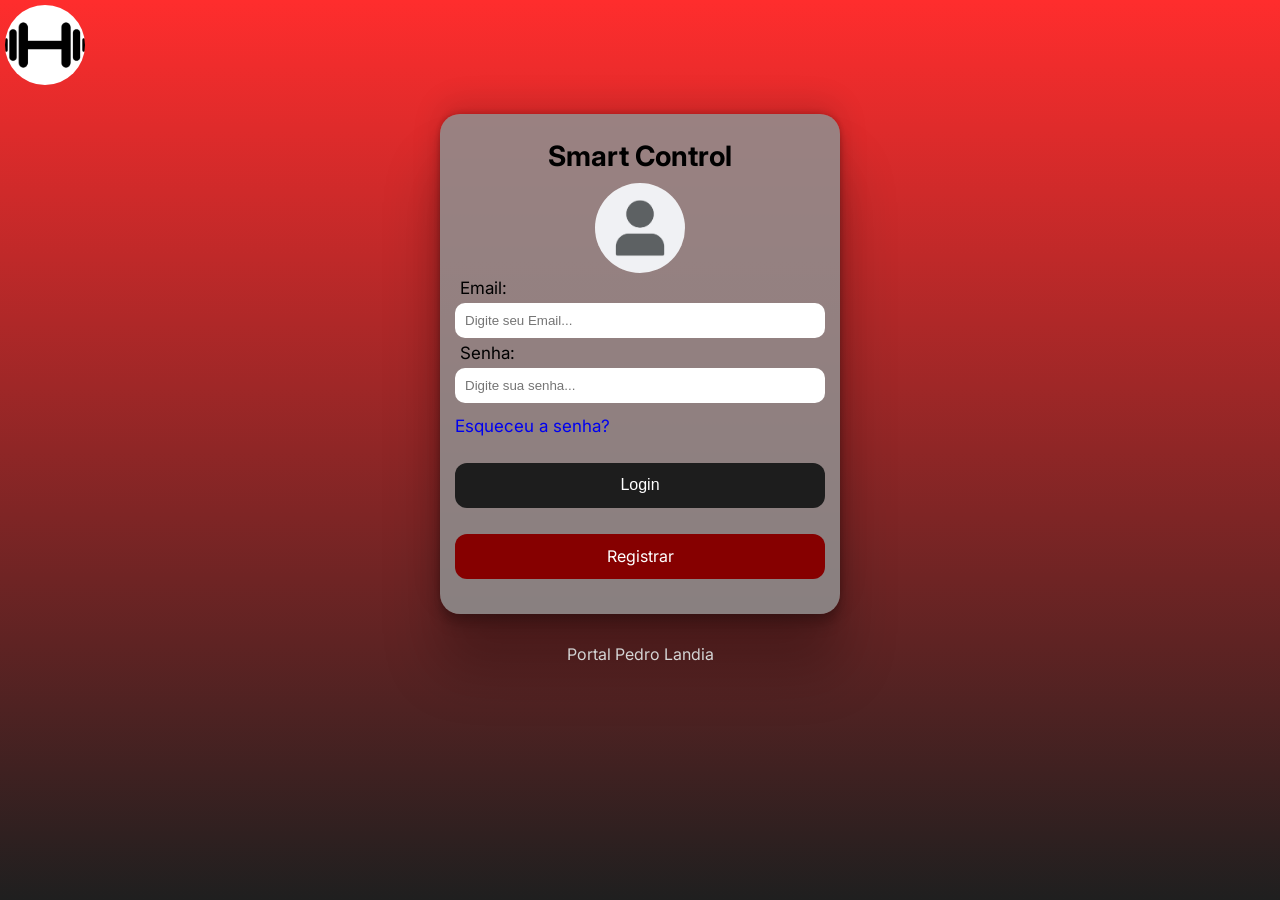
<file: index.html>
<!DOCTYPE html>
<html lang="pt-br">
<head>
    <meta charset="UTF-8">
    <meta http-equiv="X-UA-Compatible" content="IE=edge">
    <meta name="viewport" content="width=device-width, initial-scale=1.0">
    <title>Login</title>
    <link rel="stylesheet" href="assets/css/style.css">
</head>
<body>

    <header class="cabeca">
    <img src="assets/images/logo_halter.png" alt="ícone do perfil do usuario" height="80" width="80" class="logo">
    </header>

    <main class="main">

            <form action="dashboard.html" method="get" class="form">

                <h1>Smart Control</h1>

                <img src="assets/images/img.perfil.png" alt="imagem perfil" height="90" width="90" class="perfil">

                <label for="email" class="label">Email:</label>
                <input type="email" name="email" id="email" placeholder="Digite seu Email..." required>

                <label for="password" class="label">Senha:</label>
                <input type="password" name="password" id="password" placeholder="Digite sua senha..." required>

                <a href="AlterarSenha.html" class="senha">Esqueceu a senha?</a>
                
                <button type="submit" class="login">Login</button>
                <a href="cadastro.html" class="registrar">Registrar</a>
                
            </form>

    </main>

    <footer class="footer">

    <a href="https://pedrotech.com.br/pedrolandia/" target="_blank">Portal Pedro Landia</a>

    </footer>

</body>
</html>
</file>
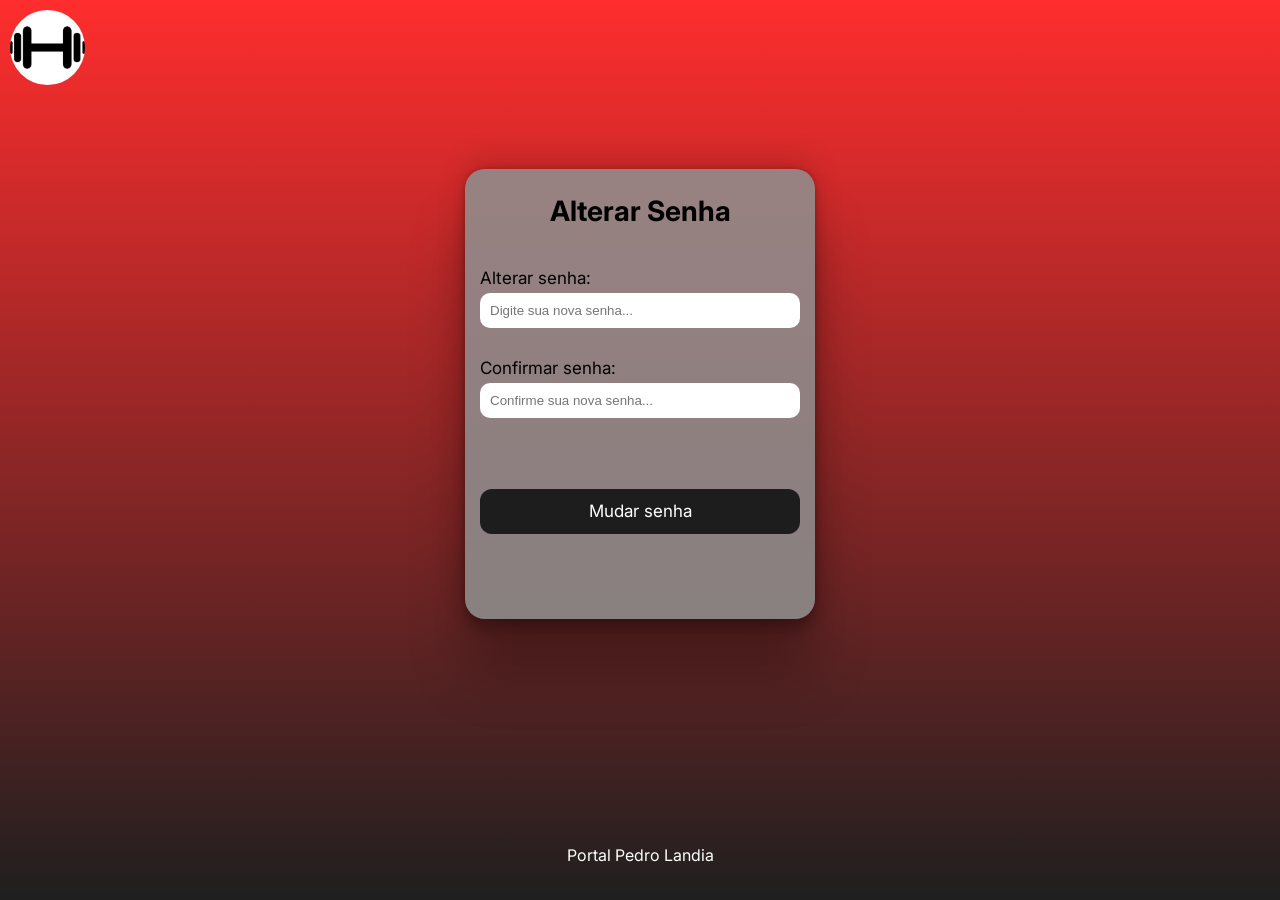
<file: AlterarSenha.html>
<!DOCTYPE html>
<html lang="pt-br">

<head>
    <meta charset="UTF-8">
    <meta http-equiv="X-UA-Compatible" content="IE=edge">
    <meta name="viewport" content="width=device-width, initial-scale=1.0">
    <title>Esqueceu a senha?</title>
    <link rel="stylesheet" href="assets/css/AlterarSenha.css">
</head>

<body>
    <header>
        <img src="assets/images/logo_halter.png" alt="ícone do perfil do usuario" height="100" width="100" class="logo">
    </header>

    <main>
        <form method="post" class="formulario">
            <h1 class="form-title">Alterar Senha</h1>

            <label for="Alterar senha" class="label">Alterar senha:</label>
            <input type="password" name="Alterar senha" id="alterar-senha" placeholder="Digite sua nova senha..." class="input" required>

            <label for="Confirmar senha" class="label">Confirmar senha:</label>
            <input type="password" name="Confirmar senha" id="confirmar-senha" placeholder="Confirme sua nova senha..." class="input" required>

            <a href="index.html" class="botao">Mudar senha</a>

        </form>
    </main>

    <footer class="footer">

        <a href="https://pedrotech.com.br/pedrolandia/" target="_blank">Portal Pedro Landia</a>

    </footer>

</body>
</html>
</file>
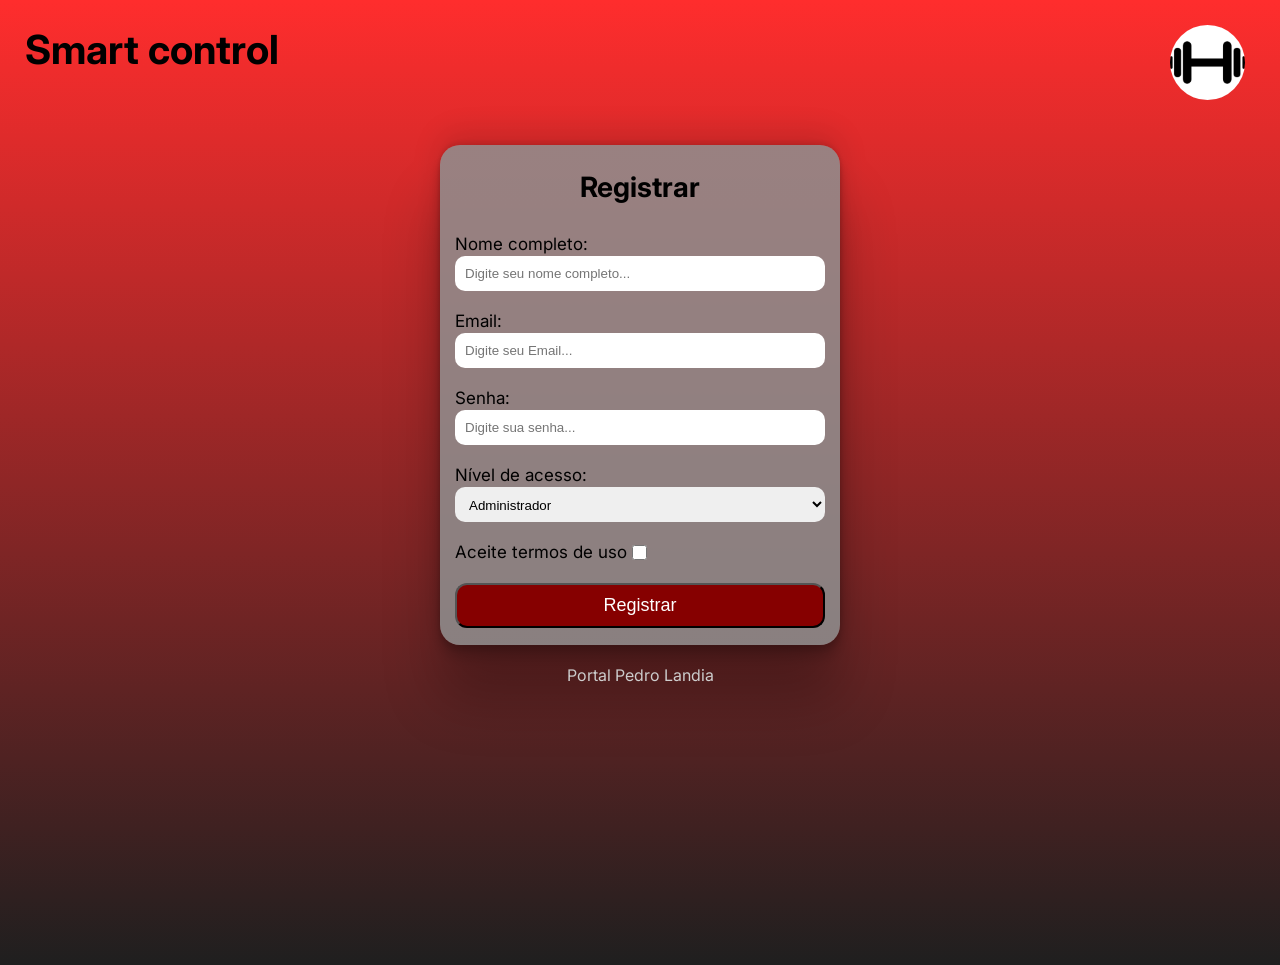
<file: cadastro.html>
<!DOCTYPE html>
<html lang="pt-br">

<head>
    <meta charset="UTF-8">
    <meta http-equiv="X-UA-Compatible" content="IE=edge">
    <meta name="viewport" content="width=device-width, initial-scale=1.0">
    <title>Cadastro</title>
    <link rel="stylesheet" href="assets/css/cadastro.css">
</head>

<body>

    <header class="cabeca">
        <h1 class="titulo">Smart control</h1>

        <img src="assets/images/logo_halter.png" alt="ícone do perfil do usuario" height="100" width="100" class="logo">
    </header>

    <main class="main">

        <form action="index.html" method="get" class="formulario">
            <h2 class="titulo_form">Registrar</h2>

            <label for="text" class="label">Nome completo:</label>
            <input class="input" type="text" name="text" id="text" placeholder="Digite seu nome completo..." required>

            <label for="email" class="label">Email:</label>
            <input class="input" type="email" name="email" id="email" placeholder="Digite seu Email..." required>

            <label for="senha" class="label">Senha:</label>
            <input class="input" type="password" name="senha" id="senha" placeholder="Digite sua senha..." required
                minlength="8">

            <label for="nivel_acesso" class="label">Nível de acesso:</label>
            <select name="nivel_acesso" id="nivel_acesso" class="input">
                <option value="administrador">Administrador</option>
                <option value="professor">Professor</option>
                <option value="aluno">Aluno</option>
                <option value="recepcao">Recepção</option>
            </select>

            <div class="checkbox">

                <label for="Termos_uso" class="label">Aceite termos de uso</label>
                <input class="checkbox-input" type="checkbox" name="Termos_uso" id="Termos_uso" required>

            </div>

            <button type="submit" class="botao">Registrar</button>

        </form>

    </main>

    <footer class="footer">

        <a href="https://pedrotech.com.br/pedrolandia/" target="_blank">Portal Pedro Landia</a>
        <iframe class="mapa"
            src="https://www.google.com/maps/embed?pb=!3m2!1spt-BR!2sbr!4v1786045091116!5m2!1spt-BR!2sbr!6m8!1m7!1sGPkj2i1MSa_HGa0GVXRiyw!2m2!1d-21.76029492397011!2d-43.33576496128647!3f124.29156697912771!4f12.41518984439331!5f0.7820865974627469"
            width="350" height="250" style="border:0;" allowfullscreen="" loading="lazy"
            referrerpolicy="strict-origin-when-cross-origin"></iframe>

    </footer>

</body>

</html>
</file>
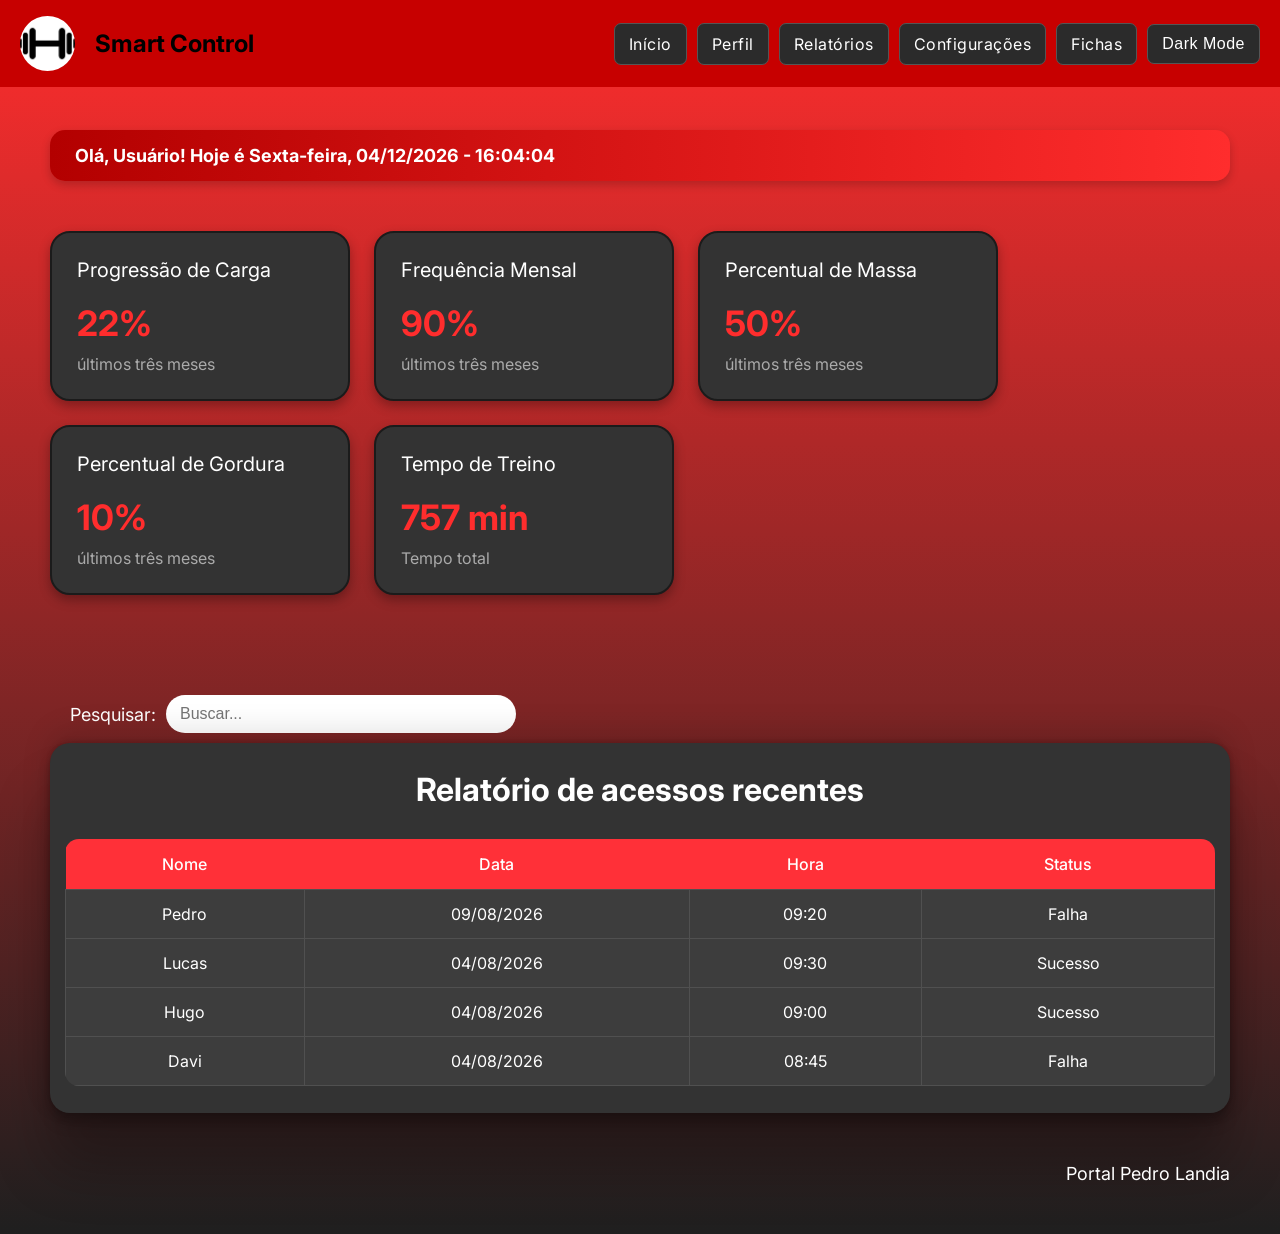
<file: dashboard.html>
<!DOCTYPE html>
<html lang="pt-br">

<head>
    <meta charset="UTF-8">
    <meta http-equiv="X-UA-Compatible" content="IE=edge">
    <meta name="viewport" content="width=device-width, initial-scale=1.0">
    <title>Dashboard</title>
    <link rel="stylesheet" href="assets/css/dashboard.css">
</head>

<body>

    <header class="cabeca">

        <nav class="cabecalho">

            <img src="assets/images/logo_halter.png" alt="Ícone do perfil do usuário" height="100" width="100"
                class="logo">

            <h1>Smart Control</h1>

            <button class="menu-toggle" type="button" aria-expanded="false" aria-controls="menu-navegacao"
                aria-label="Abrir menu">
                <img src="assets/images/icone_menu.png" alt="">
            </button>

            <p id="nomeCompleto"></p>
            <p id="dataAtual"></p>

        </nav>

        <aside class="barra_nav" id="menu-navegacao">
        <ul>
            <li><a href="">Início</a></li>
            <li><a href="">Perfil</a></li>
            <li><a href="">Relatórios</a></li>
            <li><a href="">Configurações</a></li>
            <li><a href="">Fichas</a></li>
            <li>
                <button id="botaoTema" type="button">
                        <i class="fa-light fa-moon"></i>
                        Dark Mode
                </button>
            </li>
        </ul>
        
        </aside>

    </header>

    <main>

        <section id="boas-vindas"></section>

        <section class="cards">

            <div class="card">
                <h3>Progressão de Carga</h3>
                <p class="numCard">22%</p>
                <span>últimos três meses</span>
            </div>

            <div class="card">
                <h3>Frequência Mensal</h3>
                <p class="numCard">90%</p>
                <span>últimos três meses</span>
            </div>

            <div class="card">
                <h3>Percentual de Massa</h3>
                <p class="numCard">50%</p>
                <span>últimos três meses</span>
            </div>

            <div class="card">
                <h3>Percentual de Gordura</h3>
                <p class="numCard">10%</p>
                <span>últimos três meses</span>
            </div>

            <div class="card">
                <h3>Tempo de Treino</h3>
                <p>757 min</p>
                <span>Tempo total</span>
            </div>


        </section>

        <div class="dashboard">

            <div class="campoBusca">
                <label for="campoBusca">Pesquisar:</label>
                <input type="text" id="campoBusca" placeholder="Buscar...">
            </div>

            <div class="relatorio_card">
                <h1>Relatório de acessos recentes</h1>
                <table>
                    <thead>
                        <tr>
                            <th>Nome</th>
                            <th>Data</th>
                            <th>Hora</th>
                            <th>Status</th>
                        </tr>
                    </thead>
                    <tbody>
                        <tr>
                            <td>Pedro</td>
                            <td>09/08/2026</td>
                            <td>09:20</td>
                            <td>Falha</td>
                        </tr>
                        <tr>
                            <td>Lucas</td>
                            <td>04/08/2026</td>
                            <td>09:30</td>
                            <td>Sucesso</td>
                        </tr>
                        <tr>
                            <td>Hugo</td>
                            <td>04/08/2026</td>
                            <td>09:00</td>
                            <td>Sucesso</td>
                        </tr>
                        <tr>
                            <td>Davi</td>
                            <td>04/08/2026</td>
                            <td>08:45</td>
                            <td>Falha</td>
                        </tr>
                    </tbody>
                </table>
            </div>
        </div>
    </main>

    <footer>

        <a href="https://pedrotech.com.br/pedrolandia/" target="_blank">Portal Pedro Landia</a>

    </footer>

    <script src="assets/js/main.js"></script>
</body>

</html>
</file>
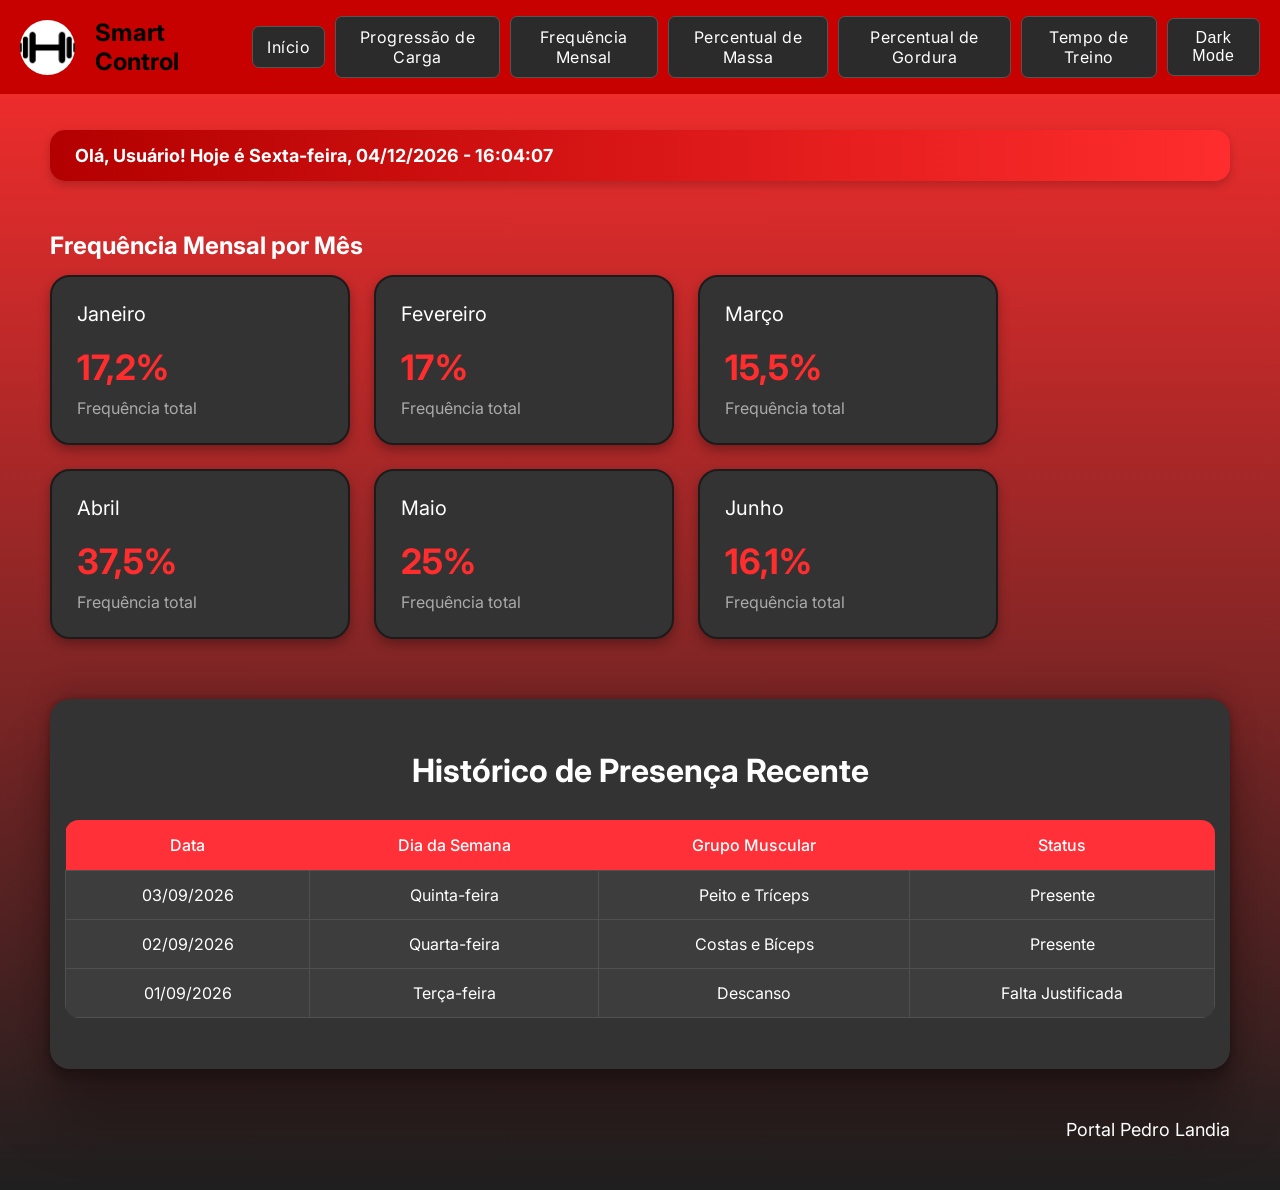
<file: FrequenciaMensal.html>
<!DOCTYPE html>
<html lang="en">

<head>
    <meta charset="UTF-8">
    <meta name="viewport" content="width=device-width, initial-scale=1.0">
    <title>Percentual de Gordura</title>
    <link rel="stylesheet" href="assets/css/dashboard.css">
</head>

<body>

    <header class="cabeca">

        <nav class="cabecalho">

            <img src="assets/images/logo_halter.png" alt="Ícone do perfil do usuário" height="100" width="100"
                class="logo">

            <h1>Smart Control</h1>

            <button class="menu-toggle" type="button" aria-expanded="false" aria-controls="menu-navegacao"
                aria-label="Abrir menu">
                <img src="assets/images/icone_menu.png" alt="">
            </button>

            <p id="nomeCompleto"></p>
            <p id="dataAtual"></p>

        </nav>

        <aside class="barra_nav" id="menu-navegacao">
            <ul>
                <li><a href="dashboard.html">Início</a></li>
                <li><a href="ProgressaoCarga.html">Progressão de Carga</a></li>
                <li><a href="FrequenciaMensal.html">Frequência Mensal</a></li>
                <li><a href="PercentualMassa.html">Percentual de Massa</a></li>
                <li><a href="PercentualGordura.html">Percentual de Gordura</a></li>
                <li><a href="TempoTreino.html">Tempo de Treino</a></li>
                <li>
                    <button id="botaoTema" type="button">
                        <i class="fa-light fa-moon"></i>
                        Dark Mode
                    </button>
                </li>
            </ul>

        </aside>

    </header>

    <main>
        <section id="boas-vindas"></section>

        <h2 class="subtitulo">Frequência Mensal por Mês</h2>

        <section class="cards">

            <div class="card">
                <h3>Janeiro</h3>
                <p class="numCard">17,2%</p>
                <span>Frequência total</span>
            </div>

            <div class="card">
                <h3>Fevereiro</h3>
                <p class="numCard">17%</p>
                <span>Frequência total</span>
            </div>

            <div class="card">
                <h3>Março</h3>
                <p class="numCard">15,5%</p>
                <span>Frequência total</span>
            </div>

            <div class="card">
                <h3>Abril</h3>
                <p class="numCard">37,5%</p>
                <span>Frequência total</span>
            </div>

            <div class="card">
                <h3>Maio</h3>
                <p class="numCard">25%</p>
                <span>Frequência total</span>
            </div>

            <div class="card">
                <h3>Junho</h3>
                <p class="numCard">16,1%</p>
                <span>Frequência total</span>
            </div>

        </section>

        <div class="dashboard">

            <div class="relatorio_card">
                <h1>Histórico de Presença Recente</h1>
                <table>
                    <thead>
                        <tr>
                            <th>Data</th>
                            <th>Dia da Semana</th>
                            <th>Grupo Muscular</th>
                            <th>Status</th>
                        </tr>
                    </thead>
                    <tbody>
                        <tr>
                            <td>03/09/2026</td>
                            <td>Quinta-feira</td>
                            <td>Peito e Tríceps</td>
                            <td>Presente</td>
                        </tr>
                        <tr>
                            <td>02/09/2026</td>
                            <td>Quarta-feira</td>
                            <td>Costas e Bíceps</td>
                            <td>Presente</td>
                        </tr>
                        <tr>
                            <td>01/09/2026</td>
                            <td>Terça-feira</td>
                            <td>Descanso</td>
                            <td>Falta Justificada</td>
                        </tr>
                    </tbody>
                </table>
            </div>
        </div>

    </main>

    <footer>

        <a href="https://pedrotech.com.br/pedrolandia/" target="_blank">Portal Pedro Landia</a>

    </footer>

    <script src="assets/js/tema.js"></script>
    <script src="assets/js/main.js"></script>


</body>

</html>
</file>
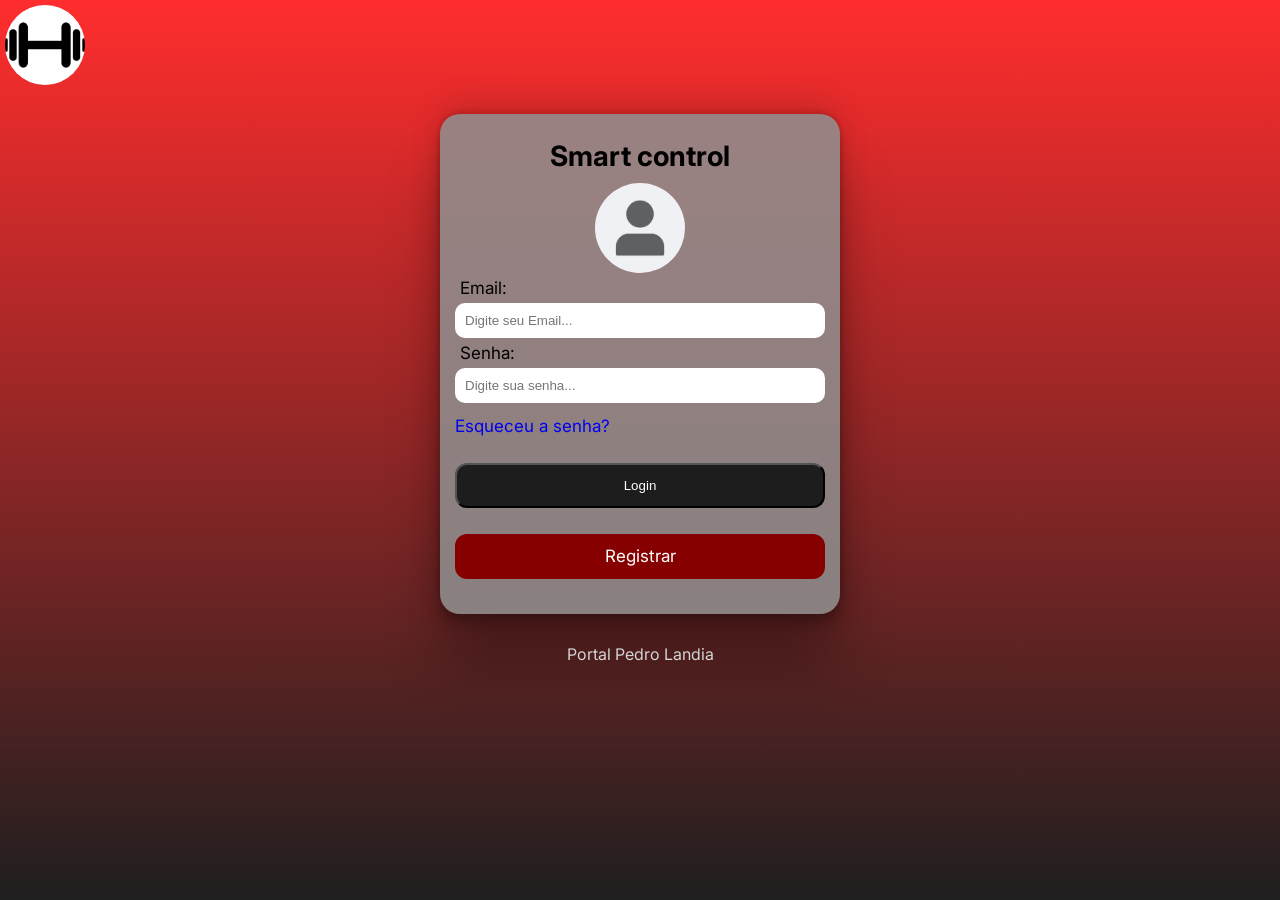
<file: PaginaInicial.html>
<!DOCTYPE html>
<html lang="pt-br">
<head>
    <meta charset="UTF-8">
    <meta http-equiv="X-UA-Compatible" content="IE=edge">
    <meta name="viewport" content="width=device-width, initial-scale=1.0">
    <title>Login</title>
    <link rel="stylesheet" href="style.css">
</head>
<body>

    <header class="cabeca">
    <img src="assets/images/logo_halter.png" alt="ícone do perfil do usuario" height="80" width="80" class="logo">
    </header>

    <main class="main">

            <form action="dashboard.html" method="get" class="form">

                <h1>Smart control</h1>

                <img src="assets/images/img.perfil.png" alt="imagem perfil" height="90" width="90" class="perfil">

                <label for="email">Email:</label>
                <input type="email" name="email" id="email" placeholder="Digite seu Email..." required>

                <label for="password" class="label">Senha:</label>
                <input type="password" name="password" id="password" placeholder="Digite sua senha..." required>

                <a href="AlterarSenha.html" class="senha">Esqueceu a senha?</a>
                
                
                <button type="submit" class="login">Login</button>

                <a href="cadastro.html" class="registrar">Registrar</a>
                

            </form>

    </main>

    <footer class="footer">

    <a href="https://pedrotech.com.br/pedrolandia/" target="_blank">Portal Pedro Landia</a>

    </footer>

</body>
</html>
</file>
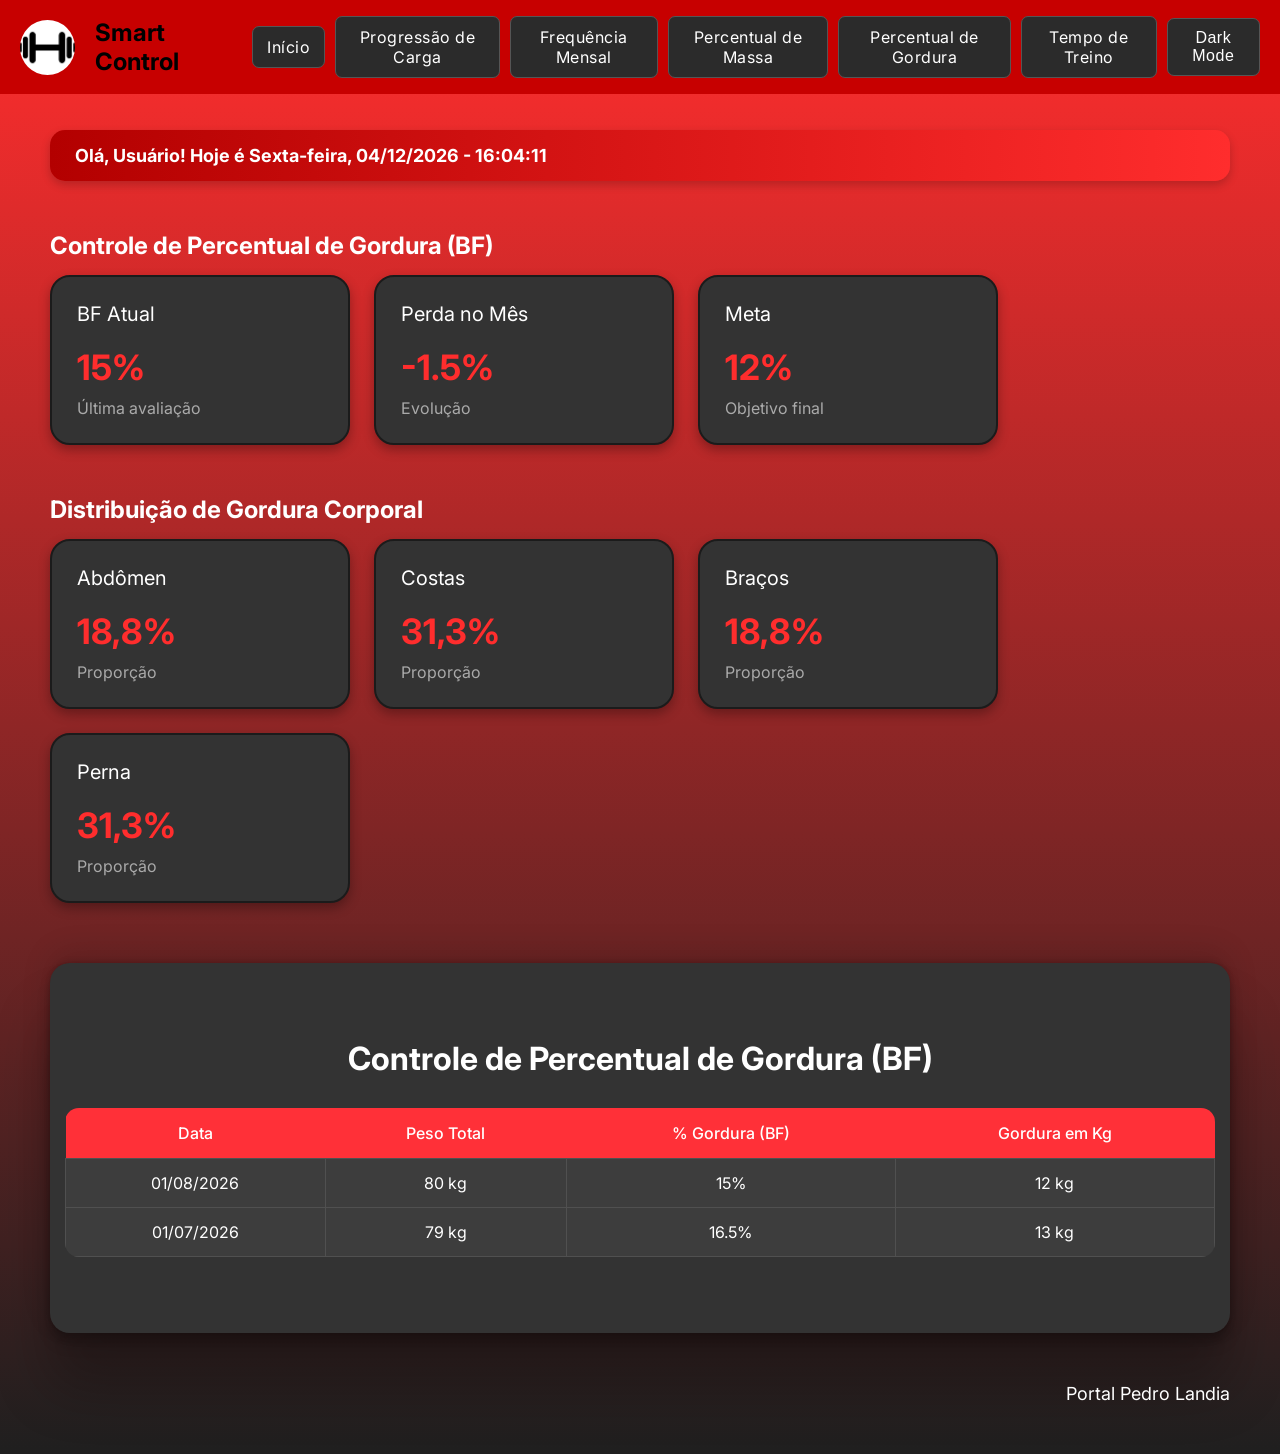
<file: PercentualGordura.html>
<!DOCTYPE html>
<html lang="en">

<head>
    <meta charset="UTF-8">
    <meta name="viewport" content="width=device-width, initial-scale=1.0">
    <title>Percentual de Gordura</title>
    <link rel="stylesheet" href="assets/css/dashboard.css">
</head>

<body>

    <header class="cabeca">

        <nav class="cabecalho">

            <img src="assets/images/logo_halter.png" alt="Ícone do perfil do usuário" height="100" width="100"
                class="logo">

            <h1>Smart Control</h1>

            <button class="menu-toggle" type="button" aria-expanded="false" aria-controls="menu-navegacao"
                aria-label="Abrir menu">
                <img src="assets/images/icone_menu.png" alt="">
            </button>

            <p id="nomeCompleto"></p>
            <p id="dataAtual"></p>

        </nav>

        <aside class="barra_nav" id="menu-navegacao">
            <ul>
                <li><a href="dashboard.html">Início</a></li>
                <li><a href="ProgressaoCarga.html">Progressão de Carga</a></li>
                <li><a href="FrequenciaMensal.html">Frequência Mensal</a></li>
                <li><a href="PercentualMassa.html">Percentual de Massa</a></li>
                <li><a href="PercentualGordura.html">Percentual de Gordura</a></li>
                <li><a href="TempoTreino.html">Tempo de Treino</a></li>
                <li>
                    <button id="botaoTema" type="button">
                        <i class="fa-light fa-moon"></i>
                        Dark Mode
                    </button>
                </li>
            </ul>

        </aside>

    </header>

    <main>
        <section id="boas-vindas"></section>

        <h2 class="subtitulo">Controle de Percentual de Gordura (BF)</h2>
        <section class="cards">
            <div class="card">
                <h3>BF Atual</h3>
                <p class="numCard">15%</p>
                <span>Última avaliação</span>
            </div>

            <div class="card">
                <h3>Perda no Mês</h3>
                <p class="numCard">-1.5%</p>
                <span>Evolução</span>
            </div>

            <div class="card">
                <h3>Meta</h3>
                <p class="numCard">12%</p>
                <span>Objetivo final</span>
            </div>
        </section>

        <!-- NOVA SEÇÃO: Distribuição de Gordura -->
        <h2 class="subtitulo">Distribuição de Gordura Corporal</h2>
        <section class="cards">
            <div class="card">
                <h3>Abdômen</h3>
                <p>18,8%</p>
                <span>Proporção</span>
            </div>
            <div class="card">
                <h3>Costas</h3>
                <p>31,3%</p>
                <span>Proporção</span>
            </div>
            <div class="card">
                <h3>Braços</h3>
                <p>18,8%</p>
                <span>Proporção</span>
            </div>
            <div class="card">
                <h3>Perna</h3>
                <p>31,3%</p>
                <span>Proporção</span>
            </div>
        </section>

        <div class="dashboard">

            <div class="relatorio_card">
                <h1>Controle de Percentual de Gordura (BF)</h1>
                <table>
                    <thead>
                        <tr>
                            <th>Data</th>
                            <th>Peso Total</th>
                            <th>% Gordura (BF)</th>
                            <th>Gordura em Kg</th>
                        </tr>
                    </thead>
                    <tbody>
                        <tr>
                            <td>01/08/2026</td>
                            <td>80 kg</td>
                            <td>15%</td>
                            <td>12 kg</td>
                        </tr>
                        <tr>
                            <td>01/07/2026</td>
                            <td>79 kg</td>
                            <td>16.5%</td>
                            <td>13 kg</td>
                        </tr>
                    </tbody>
                </table>
            </div>
        </div>

    </main>

    <footer>

        <a href="https://pedrotech.com.br/pedrolandia/" target="_blank">Portal Pedro Landia</a>

    </footer>

    <script src="assets/js/tema.js"></script>
    <script src="assets/js/main.js"></script>


</body>

</html>
</file>
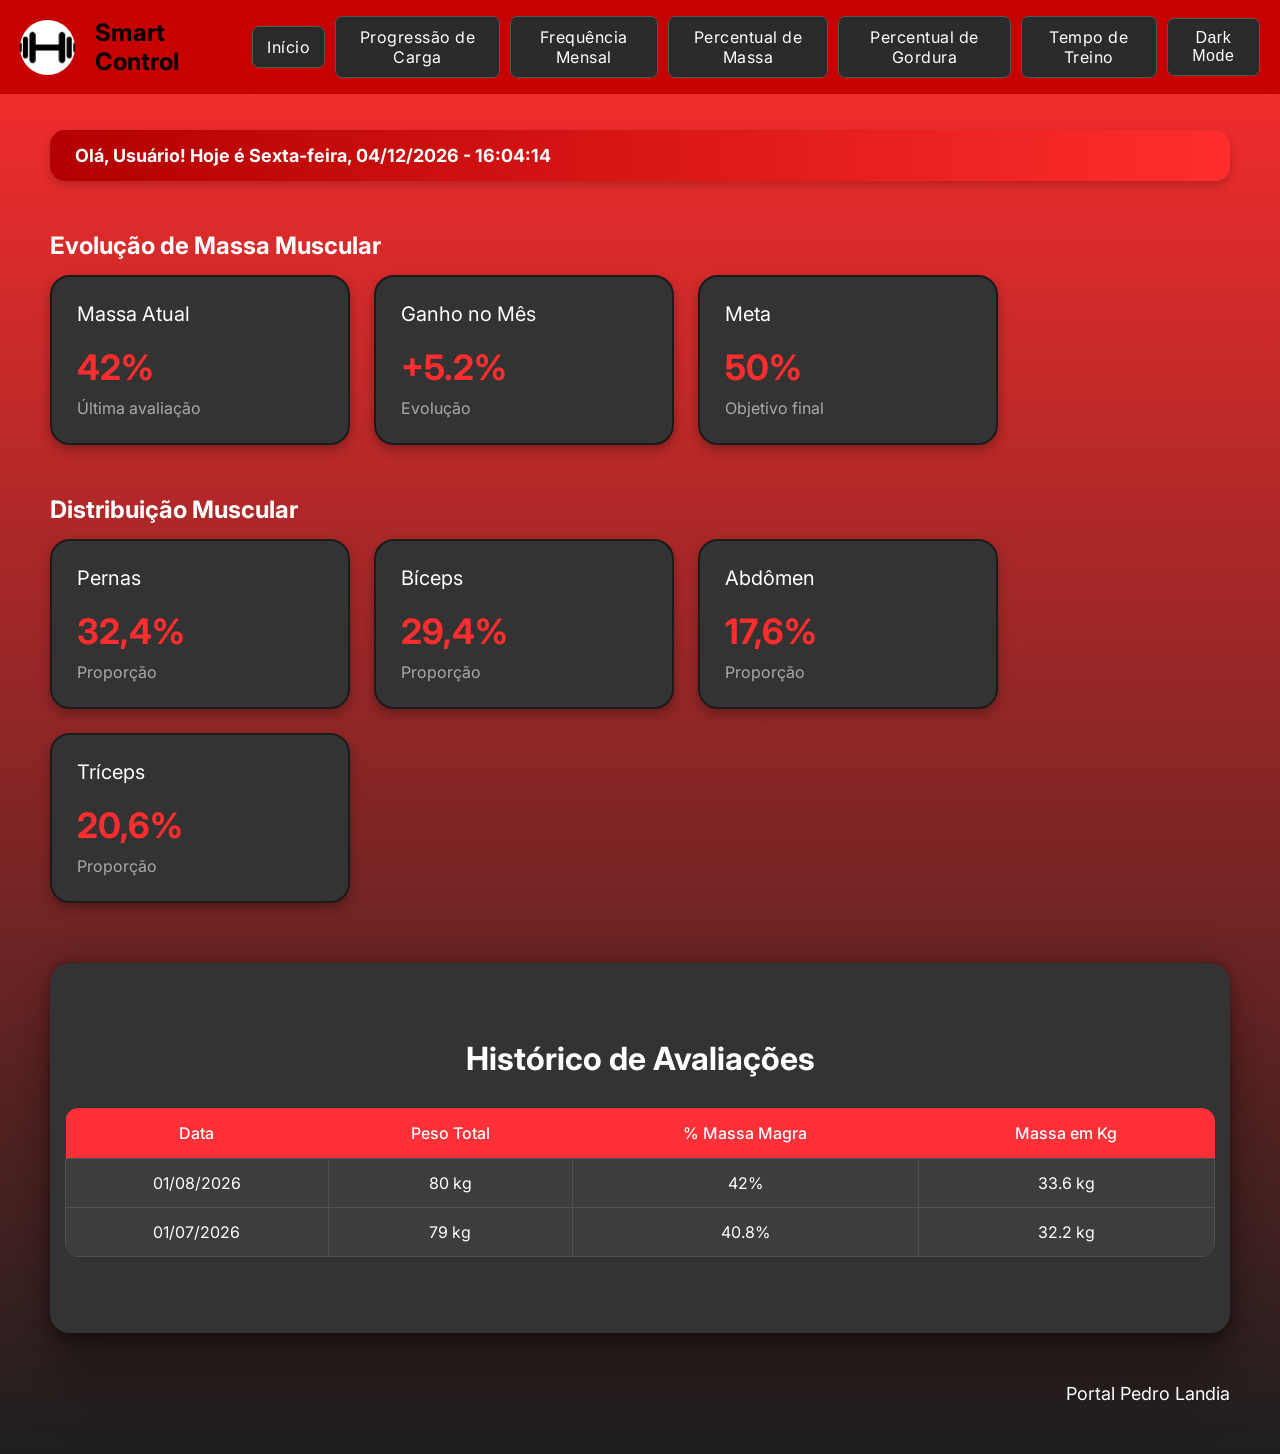
<file: PercentualMassa.html>
<!DOCTYPE html>
<html lang="en">

<head>
    <meta charset="UTF-8">
    <meta name="viewport" content="width=device-width, initial-scale=1.0">
    <title>Percentual de Gordura</title>
    <link rel="stylesheet" href="assets/css/dashboard.css">
</head>

<body>

    <header class="cabeca">

        <nav class="cabecalho">

            <img src="assets/images/logo_halter.png" alt="Ícone do perfil do usuário" height="100" width="100"
                class="logo">

            <h1>Smart Control</h1>

            <button class="menu-toggle" type="button" aria-expanded="false" aria-controls="menu-navegacao"
                aria-label="Abrir menu">
                <img src="assets/images/icone_menu.png" alt="">
            </button>

            <p id="nomeCompleto"></p>
            <p id="dataAtual"></p>

        </nav>

        <aside class="barra_nav" id="menu-navegacao">
            <ul>
                <li><a href="dashboard.html">Início</a></li>
                <li><a href="ProgressaoCarga.html">Progressão de Carga</a></li>
                <li><a href="FrequenciaMensal.html">Frequência Mensal</a></li>
                <li><a href="PercentualMassa.html">Percentual de Massa</a></li>
                <li><a href="PercentualGordura.html">Percentual de Gordura</a></li>
                <li><a href="TempoTreino.html">Tempo de Treino</a></li>
                <li>
                    <button id="botaoTema" type="button">
                        <i class="fa-light fa-moon"></i>
                        Dark Mode
                    </button>
                </li>
            </ul>

        </aside>

    </header>

    <main>
        <section id="boas-vindas"></section>

        <h2 class="subtitulo">Evolução de Massa Muscular</h2>

        <section class="cards">

            <div class="card">
                <h3>Massa Atual</h3>
                <p class="numCard">42%</p>
                <span>Última avaliação</span>
            </div>

            <div class="card">
                <h3>Ganho no Mês</h3>
                <p class="numCard">+5.2%</p>
                <span>Evolução</span>
            </div>

            <div class="card">
                <h3>Meta</h3>
                <p class="numCard">50%</p>
                <span>Objetivo final</span>
            </div>

        </section>

        <!-- NOVA SEÇÃO: Distribuição Muscular -->
        <h2 class="subtitulo">Distribuição Muscular</h2>
        <section class="cards">
            <div class="card">
                <h3>Pernas</h3>
                <p>32,4%</p>
                <span>Proporção</span>
            </div>
            <div class="card">
                <h3>Bíceps</h3>
                <p>29,4%</p>
                <span>Proporção</span>
            </div>
            <div class="card">
                <h3>Abdômen</h3>
                <p>17,6%</p>
                <span>Proporção</span>
            </div>
            <div class="card">
                <h3>Tríceps</h3>
                <p>20,6%</p>
                <span>Proporção</span>
            </div>
        </section>

        <div class="dashboard">

            <div class="relatorio_card">
                <h1>Histórico de Avaliações</h1>
                <table>
                    <thead>
                        <tr>
                            <th>Data</th>
                            <th>Peso Total</th>
                            <th>% Massa Magra</th>
                            <th>Massa em Kg</th>
                        </tr>
                    </thead>
                    <tbody>
                        <tr>
                            <td>01/08/2026</td>
                            <td>80 kg</td>
                            <td>42%</td>
                            <td>33.6 kg</td>
                        </tr>
                        <tr>
                            <td>01/07/2026</td>
                            <td>79 kg</td>
                            <td>40.8%</td>
                            <td>32.2 kg</td>
                        </tr>
                    </tbody>
                </table>
            </div>
        </div>

    </main>

    <footer>

        <a href="https://pedrotech.com.br/pedrolandia/" target="_blank">Portal Pedro Landia</a>

    </footer>

    <script src="assets/js/tema.js"></script>
    <script src="assets/js/main.js"></script>


</body>

</html>
</file>
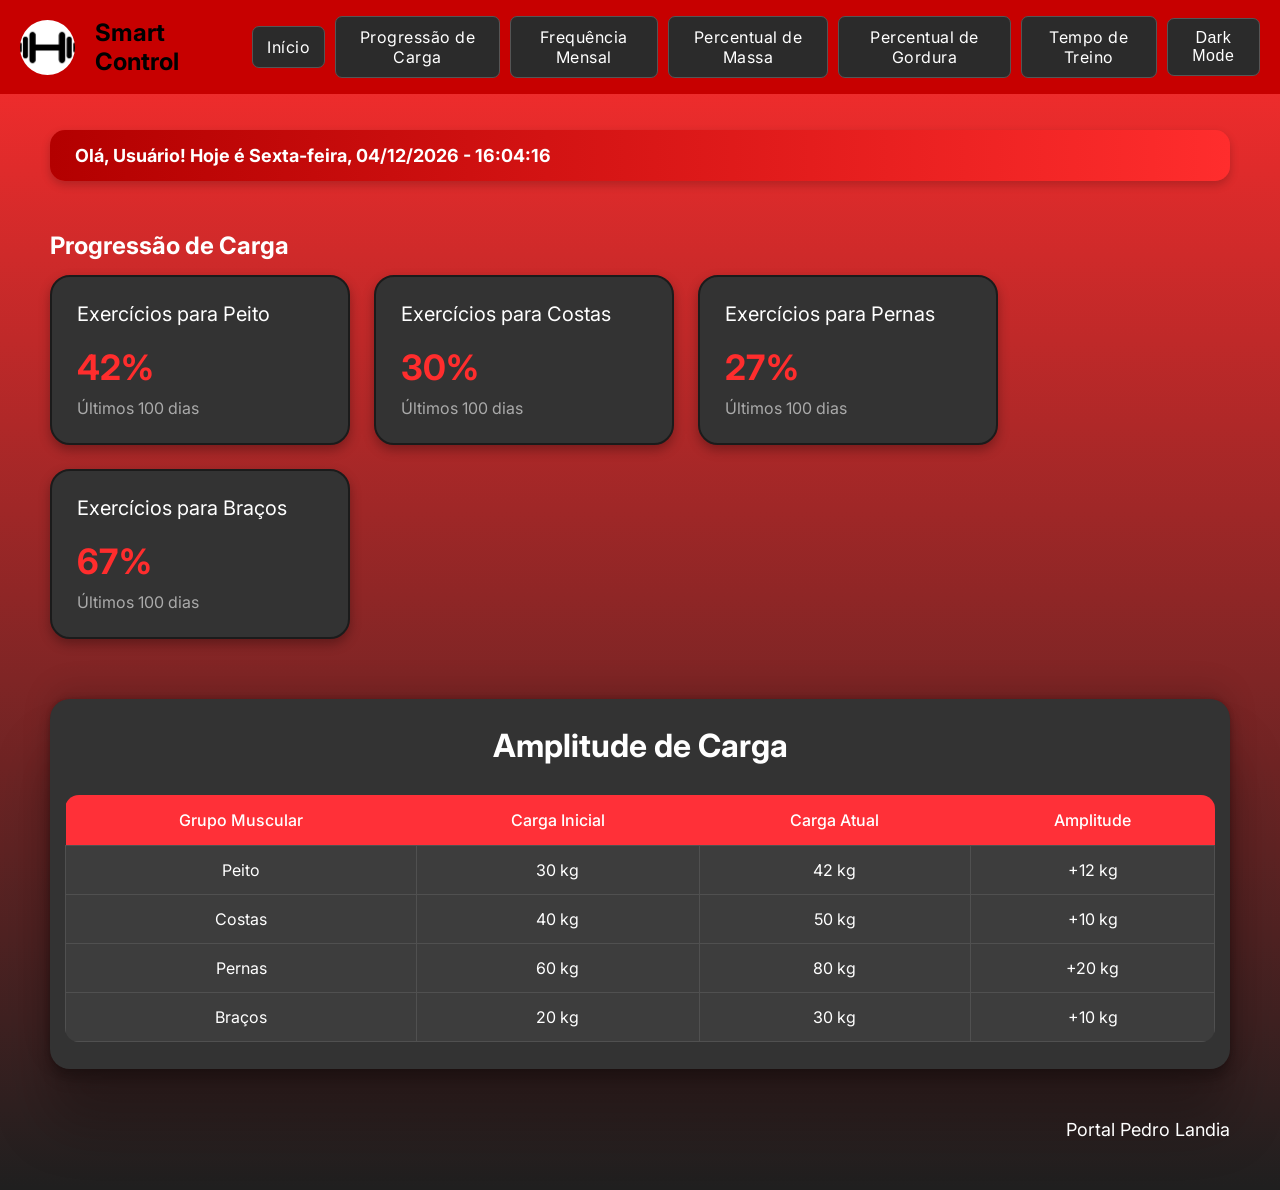
<file: ProgressaoCarga.html>
<!DOCTYPE html>
<html lang="en">
<head>
    <meta charset="UTF-8">
    <meta name="viewport" content="width=device-width, initial-scale=1.0">
    <title>Percentual de Gordura</title>
    <link rel="stylesheet" href="assets/css/dashboard.css">
</head>
<body>
    
    <header class="cabeca">

        <nav class="cabecalho">

            <img src="assets/images/logo_halter.png" alt="Ícone do perfil do usuário" height="100" width="100"
                class="logo">

            <h1>Smart Control</h1>

            <button class="menu-toggle" type="button" aria-expanded="false" aria-controls="menu-navegacao"
                aria-label="Abrir menu">
                <img src="assets/images/icone_menu.png" alt="">
            </button>

            <p id="nomeCompleto"></p>
            <p id="dataAtual"></p>

        </nav>

        <aside class="barra_nav" id="menu-navegacao">
        <ul>
            <li><a href="dashboard.html">Início</a></li>
            <li><a href="ProgressaoCarga.html">Progressão de Carga</a></li>
            <li><a href="FrequenciaMensal.html">Frequência Mensal</a></li>
            <li><a href="PercentualMassa.html">Percentual de Massa</a></li>
            <li><a href="PercentualGordura.html">Percentual de Gordura</a></li>
            <li><a href="TempoTreino.html">Tempo de Treino</a></li>
            <li>
                <button id="botaoTema" type="button">
                        <i class="fa-light fa-moon"></i>
                        Dark Mode
                </button>
            </li>
        </ul>
        
        </aside>

    </header>

    <main>
        <section id="boas-vindas"></section>

        <h2 class="subtitulo">Progressão de Carga</h2>

        <section class="cards">

            <div class="card">
                <h3>Exercícios para Peito</h3>
                <p class="numCard">42%</p>
                <span>Últimos 100 dias</span>
            </div>

            <div class="card">
                <h3>Exercícios para Costas</h3>
                <p class="numCard">30%</p>
                <span>Últimos 100 dias</span>
            </div>

            <div class="card">
                <h3>Exercícios para Pernas</h3>
                <p class="numCard">27%</p>
                <span>Últimos 100 dias</span>
            </div>

            <div class="card">
                <h3>Exercícios para Braços</h3>
                <p class="numCard">67%</p>
                <span>Últimos 100 dias</span>
            </div>

        </section>

        <div class="dashboard">

            <div class="relatorio_card">
                <h1>Amplitude de Carga</h1>
                <table>
                    <thead>
                        <tr>
                            <th>Grupo Muscular</th>
                            <th>Carga Inicial</th>
                            <th>Carga Atual</th>
                            <th>Amplitude</th>
                        </tr>
                    </thead>
                    <tbody>
                        <tr>
                            <td>Peito</td>
                            <td>30 kg</td>
                            <td>42 kg</td>
                            <td>+12 kg</td>
                        </tr>

                        <tr>
                            <td>Costas</td>
                            <td>40 kg</td>
                            <td>50 kg</td>
                            <td>+10 kg</td>
                        </tr>

                        <tr>
                            <td>Pernas</td>
                            <td>60 kg</td>
                            <td>80 kg</td>
                            <td>+20 kg</td>
                        </tr>

                        <tr>
                            <td>Braços</td>
                            <td>20 kg</td>
                            <td>30 kg</td>
                            <td>+10 kg</td>
                        </tr>
                    </tbody>
                </table>
            </div>
        </div>

    </main>

    <footer>

        <a href="https://pedrotech.com.br/pedrolandia/" target="_blank">Portal Pedro Landia</a>

    </footer>

    <script src="assets/js/tema.js"></script>
    <script src="assets/js/main.js"></script>


</body>
</html>
</file>
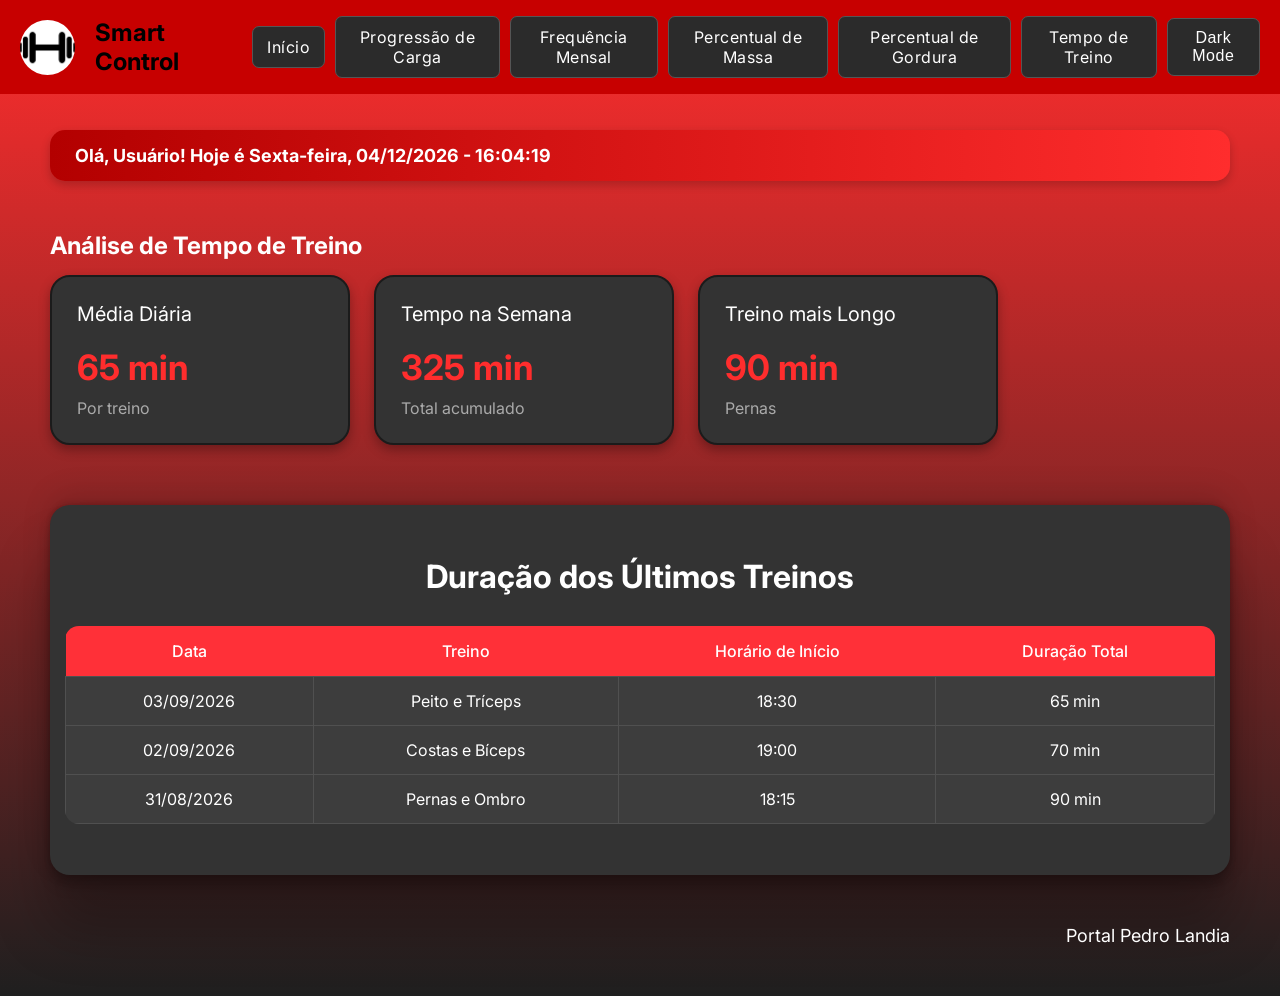
<file: TempoTreino.html>
<!DOCTYPE html>
<html lang="en">

<head>
    <meta charset="UTF-8">
    <meta name="viewport" content="width=device-width, initial-scale=1.0">
    <title>Percentual de Gordura</title>
    <link rel="stylesheet" href="assets/css/dashboard.css">
</head>

<body>

    <header class="cabeca">

        <nav class="cabecalho">

            <img src="assets/images/logo_halter.png" alt="Ícone do perfil do usuário" height="100" width="100"
                class="logo">

            <h1>Smart Control</h1>

            <button class="menu-toggle" type="button" aria-expanded="false" aria-controls="menu-navegacao"
                aria-label="Abrir menu">
                <img src="assets/images/icone_menu.png" alt="">
            </button>

            <p id="nomeCompleto"></p>
            <p id="dataAtual"></p>

        </nav>

        <aside class="barra_nav" id="menu-navegacao">
            <ul>
                <li><a href="dashboard.html">Início</a></li>
                <li><a href="ProgressaoCarga.html">Progressão de Carga</a></li>
                <li><a href="FrequenciaMensal.html">Frequência Mensal</a></li>
                <li><a href="PercentualMassa.html">Percentual de Massa</a></li>
                <li><a href="PercentualGordura.html">Percentual de Gordura</a></li>
                <li><a href="TempoTreino.html">Tempo de Treino</a></li>
                <li>
                    <button id="botaoTema" type="button">
                        <i class="fa-light fa-moon"></i>
                        Dark Mode
                    </button>
                </li>
            </ul>

        </aside>

    </header>

    <main>
        <section id="boas-vindas"></section>

        <h2 class="subtitulo">Análise de Tempo de Treino</h2>
        <section class="cards">

            <div class="card">
                <h3>Média Diária</h3>
                <p class="numCard">65 min</p>
                <span>Por treino</span>
            </div>

            <div class="card">
                <h3>Tempo na Semana</h3>
                <p class="numCard">325 min</p>
                <span>Total acumulado</span>
            </div>

            <div class="card">
                <h3>Treino mais Longo</h3>
                <p class="numCard">90 min</p>
                <span>Pernas</span>
            </div>

        </section>

        <div class="dashboard">

            <div class="relatorio_card">
                <h1>Duração dos Últimos Treinos</h1>
                <table>
                    <thead>
                    <tr>
                        <th>Data</th>
                        <th>Treino</th>
                        <th>Horário de Início</th>
                        <th>Duração Total</th>
                    </tr>
                </thead>
                <tbody>
                    <tr>
                        <td>03/09/2026</td>
                        <td>Peito e Tríceps</td>
                        <td>18:30</td>
                        <td>65 min</td>
                    </tr>
                    <tr>
                        <td>02/09/2026</td>
                        <td>Costas e Bíceps</td>
                        <td>19:00</td>
                        <td>70 min</td>
                    </tr>
                    <tr>
                        <td>31/08/2026</td>
                        <td>Pernas e Ombro</td>
                        <td>18:15</td>
                        <td>90 min</td>
                    </tr>
                </tbody>
                </table>
            </div>
        </div>

    </main>

    <footer>

        <a href="https://pedrotech.com.br/pedrolandia/" target="_blank">Portal Pedro Landia</a>

    </footer>

    <script src="assets/js/tema.js"></script>
    <script src="assets/js/main.js"></script>


</body>

</html>
</file>
<file: assets/css/style.css>
@import url('https://fonts.googleapis.com/css2?family=Inter:ital,opsz,wght@0,14..32,100..900;1,14..32,100..900&display=swap');
* {
    margin: 0;
    padding: 0;
    box-sizing: border-box;
}

body{
    background: linear-gradient(to bottom, #ff2d2d, #1f1f1f);
    min-height: 100vh;
    width: 100%;
    overflow-x: hidden;
    font-family: "Inter", sans-serif;
}

.logo{
    border-radius: 50%;
    margin: 5px;
}

main{
    display: flex;
    justify-content: center;
    align-items: center;
    flex-direction: column;
    font-size: 17px;
    padding: 20px;
}

.form{
    background-color: rgba(143, 143, 143, 0.863);
    display: flex;
    flex-direction: column;
    padding: 15px;
    width: min(400px, 100%);
    height: 500px;
    border-radius: 20px;
    position: relative;
    box-shadow: rgba(0, 0, 0, 0.25) 0px 54px 55px, rgba(0, 0, 0, 0.12) 0px -12px 30px, rgba(0, 0, 0, 0.12) 0px 4px 6px, rgba(0, 0, 0, 0.17) 0px 12px 13px, rgba(0, 0, 0, 0.09) 0px -3px 5px;
}

.form h1{
    display: flex;
    justify-content: center;
    margin: 10px;
    font-size: 28px;
}

.perfil{
    margin: 0 auto;
    border-radius: 50%;
}

a{  
    margin: auto 0;
}

.label{
    display: block;
    text-align: left;
    margin: 5px;
    padding: 0;
}

input{
    border-radius: 10px;
    outline: none;
    height: 35px;
    border: none;
    padding: 10px;
    width: 100%;
}

.login{
    background-color: rgb(29, 29, 29);
    color: #fff;
    margin: auto;
    display: flex;
    justify-content: center;
    align-items: center;
    height: 45px;
    width: 100%;
    border-radius: 12px;
    border: none;
    font-size: 16px;
}

.login:hover{
    transition: 0.5s;
    background-color: rgb(48, 48, 48);
}

.registrar{
    background-color: rgb(134, 0, 0);
    color: #fff;
    margin: auto 0 20px;
    display: flex;
    justify-content: center;
    align-items: center;
    height: 45px;
    width: 100%;
    border-radius: 12px;
    text-decoration: none;
    font-size: 16px;
}

.registrar:hover{
    transition: 0.5s;
    background-color: rgb(184, 0, 0);
}

a{
    text-decoration: none;
}

.footer{
    display: flex;
    justify-content: center;
    text-align: center;
    margin: 10px auto;
}

.footer a{
    color: white;
}

.footer a:hover{
    text-decoration: underline;
}

@media (max-width: 768px){
    /* body{
        min-height: 100vh;
    } */

    .logo{
        width: 60px;
        height: 60px;
        margin: 20px 30px;
        display: flex;
        justify-content: flex-start;
    }

    main{
        padding: 10px 15px;
    }

    .form{
        max-width: 400px;
        width: 100%;
        height: auto;
        min-height: 0;
        padding: 20px;
        border-radius: 20px;
        margin: 30px auto;
    }

    .form h1{
        margin: 5px 0 10px;
        font-size: 25px;
    }

    .perfil{
        width: 75px;
        height: 75px;
        margin-bottom: 10px;
    }

    label{
        font-size: 15px;
        margin: 5px 0;
    }

    input{
        width: 100%;
        height: 30px;
        font-size: 15px;
        margin: 0;
    }

    .senha{
        font-size: 14px;
        margin-top: 8px;
    }

    .login{
        width: 100%;
        font-size: 15px;
        margin: 10px 0;
    }

    .registrar{
        width: 100%;
        font-size: 15px;
        margin: 10px 0 20px;
    }
}

/* @media (max-width: 380px){
    main{
        padding: 10px;
    }

    .form{
        padding: 15px;
        margin: 100px auto;
    }

    .form h1{
        font-size: 22px;
    }

    .perfil{
        width: 65px;
        height: 65px;
    }
} */
</file>
<file: assets/css/AlterarSenha.css>
@import url('https://fonts.googleapis.com/css2?family=Inter:ital,opsz,wght@0,14..32,100..900;1,14..32,100..900&display=swap');
* {
    margin: 0;
    padding: 0;
    box-sizing: border-box;
}

body{
    background: linear-gradient(to bottom, #ff2d2d, #1f1f1f);
    min-height: 100vh;
    width: 100%;
    overflow-x: hidden;
    font-family: "Inter", sans-serif;
    display: flex;
    flex-direction: column;
}

.logo{
    border-radius: 50%;
    margin: 10px;
    height: 75px;
    width: 75px;
}

main{
    display: flex;
    justify-content: center;
    align-items: center;
    flex-direction: column;
    font-size: 17px;
    padding: 20px;
}

.formulario{
    background-color: rgba(143, 143, 143, 0.863);
    margin: 50px;
    display: flex;
    flex-direction: column;
    padding: 15px;
    height: 450px;
    width: min(350px, 100%);
    border-radius: 20px;
    position: relative;
    box-shadow: rgba(0, 0, 0, 0.25) 0px 54px 55px, rgba(0, 0, 0, 0.12) 0px -12px 30px, rgba(0, 0, 0, 0.12) 0px 4px 6px, rgba(0, 0, 0, 0.17) 0px 12px 13px, rgba(0, 0, 0, 0.09) 0px -3px 5px;
}

.form-title{
    display: flex;
    justify-content: center;
    margin: 10px;
    font-size: 28px;
}

.label{
    display: block;
    text-align: left;
    margin-top: 30px;
    margin-bottom: 5px;
}

.input{
    border-radius: 10px;
    outline: none;
    height: 35px;
    border: none;
    padding: 10px;
    width: 100%;
}

.botao{
    background-color:  rgb(29, 29, 29);
    color: #fff;
    margin: auto;
    display: flex;
    justify-content: center;
    align-items: center;
    height: 45px;
    width: 100%;
    border-radius: 12px;
    text-decoration: none;
}

.botao:hover{
    transition: 0.5s;
    background-color: rgb(48, 48, 48);
}

.footer{
    color: #fff;
    display: flex;
    justify-content: center;
    align-items: center;
    height: 50px;
    width: 100%;
    position: fixed;
    bottom: 20px;
}

.footer a{
    color: #fff;
    text-decoration: none;
}

.footer a:hover{
    text-decoration: underline;
}
</file>
<file: assets/css/cadastro.css>
@import url('https://fonts.googleapis.com/css2?family=Inter:ital,opsz,wght@0,14..32,100..900;1,14..32,100..900&display=swap');
* {
    margin: 0;
    padding: 0;
    box-sizing: border-box;
}

body{
    background: linear-gradient(to bottom, #ff2d2d, #1f1f1f);
    min-height: 100vh;
    width: 100%;
    overflow-x: hidden;
    font-family: "Inter", sans-serif
}

.cabeca{
    display: flex;
    position: relative;
    flex-direction: row;
    justify-content: space-between;
    margin: 20px;
}

.titulo{
    font-size: 40px;
    margin: 5px;
}

.logo{
    border-radius: 50%;
    margin: 5px 15px;
    height: 75px;
    width: 75px;
}

main{
    display: flex;
    justify-content: center;
    align-items: center;
    flex-direction: column;
    font-size: 17px;
    padding: 20px;
}

.titulo_form{
    display: flex;
    justify-content: center;
    margin: 10px;
    font-size: 28px;
}

.formulario{
    background-color: rgba(143, 143, 143, 0.863);
    display: flex;
    flex-direction: column;
    padding: 15px;
    width: min(400px, 100%);
    height: 500px;
    border-radius: 20px;
    position: relative;
    box-shadow: rgba(0, 0, 0, 0.25) 0px 54px 55px, rgba(0, 0, 0, 0.12) 0px -12px 30px, rgba(0, 0, 0, 0.12) 0px 4px 6px, rgba(0, 0, 0, 0.17) 0px 12px 13px, rgba(0, 0, 0, 0.09) 0px -3px 5px;
}

.formulario h1{
    display: flex;
    justify-content: center;
    margin: 10px;
    font-size: 28px;
}

a{
    margin: auto 0;
}

.label{
    display: block;
    text-align: left;
    margin: 20px 0px 2px;
    padding: 0;
}

.input{
    border-radius: 10px;
    outline: none;
    height: 35px;
    border: none;
    padding: 10px;
    width: 100%;
}

.checkbox{
    display: flex;
    flex-direction: row;
}

.checkbox-input{
    margin: 23px 5px 20px;
    width: 15px;
    height: 15px;
}

.botao{
    background-color: rgb(134, 0, 0);
    color: #fff;
    margin: auto;
    display: flex;
    justify-content: center;
    align-items: center;
    height: 45px;
    width: 100%;
    border-radius: 12px;
    font-size: 18px;
}

.footer{
    display: flex;
    flex-direction: column;
    justify-content: center;
}

.footer a{
    text-decoration: none;
    color: white;
    font-size: 15px;
    display: flex;
    justify-content: center;
    margin-bottom: 10px;
    font-size: 16px;
}

.footer a:hover{
    text-decoration: underline;
}

.mapa{
    height: 250px;
    width: 350px;
    margin: 10px;
}

@media (max-width: 768px){
    .cabeca{
        display: flex;
        align-items: center;
        justify-content: flex-start;
        gap: 10px;
        margin: 20px;
        font-size: 30px;
    }

    .logo{
        order: -1;
        width: 60px;
        height: 60px;
        margin: 0;
        padding: 0;
    }

    .titulo{
        display: flex;
        justify-content: flex-start;
        font-size: 28px;
        margin: 0;
        line-height: 1;
    }

    .mapa{
        height: 200px;
        width: 300px;
        margin: 0px;
        display: flex;
        margin: auto;
    }
}
</file>
<file: assets/css/dashboard.css>
@import url('https://fonts.googleapis.com/css2?family=Inter:ital,opsz,wght@0,14..32,100..900;1,14..32,100..900&display=swap');

* {
    margin: 0;
    padding: 0;
    box-sizing: border-box;
}

body {
    background: linear-gradient(to bottom, #ff2d2d, #1f1f1f);
    margin: 0;
    padding-top: 80px;
    min-height: 100vh;
    font-family: "Inter", sans-serif;
}


    /* CABEÇALHO */


.cabeca {
    display: flex;
    align-items: center;
    justify-content: space-between;
    position: fixed;
    top: 0;
    left: 0;
    width: 100%;
    z-index: 1000;
    padding: 16px 20px;
    background-color: rgb(199, 0, 0);
}

.cabecalho {
    display: flex;
    align-items: center;
    gap: 20px;
}

.logo {
    border-radius: 50%;
    height: 55px;
    width: 55px;
}

.menu-toggle {
    display: none;
}


    /* BARRA DE NAVEGAÇÃO */


.barra_nav {
    display: flex;
    align-items: center;
}

.barra_nav ul {
    display: flex;
    align-items: center;
    gap: 10px;
    list-style: none;
}

.barra_nav li {
    margin: 0;
}

.barra_nav a {
    background: #2b2b2b;
    color: #fff;
    border: 1px solid #555;
    text-decoration: none;
    display: block;
    padding: 10px 14px;
    text-align: center;
    border-radius: 7px;
    font-size: 16px;
    letter-spacing: 0.5px;
}

.barra_nav a:hover {
    background: #c70000;
    border-color: #ff3b3b;
}

#botaoTema{
    background: #2b2b2b;
    color: white;
    border: 1px solid #555;
    display: block;
    padding: 10px 14px;
    text-align: center;
    border-radius: 7px;
    font-size: 16px;
    letter-spacing: 0.5px;
}

#botaoTema:hover{
    background: #c70000;
    border-color: #ff3b3b;
}


    /* CARDS */

.subtitulo {
    color: white;
    margin: 50px 50px 0px;
    font-size: 24px;
}


.cards {
    display: grid;
    grid-template-columns: repeat(auto-fit, minmax(250px, 300px));
    gap: 1.5rem;
    margin: 15px 50px 50px;
}

.card {
    background: #333333;
    color: white;
    width: 100%;
    padding: 25px;
    border-radius: 20px;
    border: 2px solid #1b1b1b;
    box-shadow: 0 5px 12px rgba(0, 0, 0, 0.3);
    transition:
        background-color 0.4s ease,
        color 0.4s ease,
        border-color 0.4s ease;
}

.card h3 {
    font-size: 20px;
    font-weight: 400;
    margin-bottom: 20px;
}

.card p {
    font-size: 35px;
    font-weight: bold;
    color: #ff2d2d;
    margin-bottom: 10px;
}

.card span {
    color: #aaaaaa;
}


    /* CAMPO DE BUSCA */


.campoBusca {
    margin: 50px 20px 0;
    display: flex;
    align-items: center;
    justify-content: flex-start;
    width: 100%;
}

.campoBusca label {
    color: white;
    margin-right: 10px;
    font-size: 18px;
}

.campoBusca input {
    width: 100%;
    max-width: 350px;
    padding: 10px 14px;
    border-radius: 20px;
    border: none;
    font-size: 16px;
}


    /* LISTAS */


ul {
    list-style: none;
}

li {
    margin-bottom: 12px;
}

.barra_nav li {
    margin: 0;
}


    /* DASHBOARD */


.dashboard {
    display: flex;
    flex-direction: column;
    margin: 10px 50px;
}


    /* RELATÓRIO */


.relatorio_card {
    background-color: #333;
    min-height: 370px;
    max-width: 100%;
    margin: 10px 0 0;
    padding: 15px;
    border-radius: 20px;
    display: flex;
    flex-direction: column;
    align-items: center;
    justify-content: center;
    overflow-y: hidden;
    box-shadow:
        rgba(0, 0, 0, 0.25) 0px 54px 55px,
        rgba(0, 0, 0, 0.12) 0px -12px 30px,
        rgba(0, 0, 0, 0.12) 0px 4px 6px,
        rgba(0, 0, 0, 0.17) 0px 12px 13px,
        rgba(0, 0, 0, 0.09) 0px -3px 5px;
}

.relatorio_card h1 {
    color: white;
    margin-bottom: 30px;
}


    /* TABELA */


table {
    width: 100%;
    border-collapse: collapse;
    overflow: hidden;
    border-radius: 14px;
}

thead {
    background-color: #ff3038;
}

th {
    padding: 15px;
    color: white;
    font-weight: 500;
}

td {
    padding: 14px;
    text-align: center;
    color: white;
    background-color: #3d3d3d;
    border: 1px solid #505050;
}

tbody tr:hover td {
    background-color: #505050;
    cursor: pointer;
}


    /* FOOTER */


footer {
    display: flex;
    justify-content: flex-end;
    margin: 50px;
    font-size: 18px;
}

footer a {
    text-decoration: none;
    color: white;
}

footer a:hover{
    text-decoration: underline;
}

    /* BOAS-VINDAS */


#boas-vindas {
    background: linear-gradient(90deg, #b30000, #ff2d2d);
    color: white;
    padding: 15px 25px;
    margin: 50px;
    border-radius: 15px;
    font-size: 18px;
    font-weight: bold;
    box-shadow: 0 4px 10px rgba(0,0,0,0.2);
}


    /* OUTROS */


.linha-escondida {
    display: none;
}


    /* DARK MODE */


body.dark-theme {
    background: #121212;
    color: white;
}

body.dark-theme .cabeca {
    background-color: #1a1a1a;
}

body.dark-theme .card {
    background-color: #222;
    border-color: #444;
}

body.dark-theme .relatorio_card {
    background-color: #222;
}

body.dark-theme td {
    background-color: #292929;
    border-color: #444;
}

body.dark-theme .barra_nav {
    background-color: #222;
}

body.dark-theme .barra_nav a {
    background: #333;
}

body.dark-theme .barra_nav a:hover {
    background: #ff2d2d;
}

body.dark-theme #botaoTema {
    background: #444;
    color: white;
}

body.dark-theme .campoBusca input {
    background-color: #333;
    color: white;
}

body.dark-theme .campoBusca input::placeholder {
    color: #aaa;
}

body.dark-theme #boas-vindas {
    background: linear-gradient(90deg, #800000, #b30000);
}

body.dark-theme footer a {
    color: #ddd;
}


   /* RESPONSIVIDADE */


@media (max-width: 768px) {

    /* CABEÇALHO */

    .cabeca {
        display: flex;
        align-items: center;
        justify-content: space-between;
        padding: 15px;
    }

    .cabecalho {
        width: 100%;
        display: flex;
        align-items: center;
        justify-content: space-between;
    }

    .cabecalho h1 {
        font-size: 20px;
    }

    .logo {
        width: 60px;
        height: 60px;
        order: -1;
    }

    /* BOTÃO DO MENU */

    .menu-toggle {
        display: flex;
        align-items: center;
        justify-content: center;
        width: 48px;
        height: 48px;
        padding: 8px;
        border: 1px solid #333;
        border-radius: 7px;
        background: #777;
        cursor: pointer;
        position: absolute;
        right: 16px;
        top: 50%;
        transform: translateY(-50%);
        z-index: 150;
        box-shadow:
            rgba(0, 0, 0, 0.25) 0px 10px 20px;
    }

    .menu-toggle img {
        width: 28px;
        height: 28px;
    }

    /* MENU FECHADO */

    .barra_nav {
        display: none;
        position: absolute;
        top: 85px;
        right: 15px;
        width: 250px;
        padding: 15px;
        background-color: #333;
        border-radius: 12px;
        z-index: 100;
    }

    /* MENU ABERTO */

    .barra_nav.menu-aberto {
        display: flex;
        flex-direction: column;
    }

    /* LISTA DO MENU */

    .barra_nav ul {
        display: flex;
        flex-direction: column;
        width: 100%;
        gap: 10px;
    }

    .barra_nav li {
        width: 100%;
        margin: 0;
    }

    /* LINKS */

    .barra_nav a {
        width: 100%;
        padding: 12px;
    }

    /* BOTÃO DARK MODE */

    #botaoTema {
        width: 100%;
        padding: 12px;
    }

    /* DASHBOARD */

    .dashboard {
        margin-left: 0;
        width: 100%;
        padding: 15px;
    }

    /* CAMPO DE BUSCA */

    .campoBusca {
        margin: 30px 0 15px;
        width: 100%;
    }

    .campoBusca input {
        max-width: none;
    }

    /* RELATÓRIO */

    .relatorio_card {
        width: 100%;
        margin: 0;
        overflow-x: auto;
    }
}
</file>
<file: style.css>
@import url('https://fonts.googleapis.com/css2?family=Inter:ital,opsz,wght@0,14..32,100..900;1,14..32,100..900&display=swap');
* {
    margin: 0;
    padding: 0;
    box-sizing: border-box;
}

body{
    background: linear-gradient(to bottom, #ff2d2d, #1f1f1f);
    min-height: 100vh;
    width: 100%;
    overflow-x: hidden;
    font-family: "Inter", sans-serif;
}

.logo{
    border-radius: 50%;
    margin: 5px;
}

main{
    display: flex;
    justify-content: center;
    align-items: center;
    flex-direction: column;
    font-size: 17px;
    padding: 20px;
}

.form{
    background-color: rgba(143, 143, 143, 0.863);
    display: flex;
    flex-direction: column;
    padding: 15px;
    width: min(400px, 100%);
    height: 500px;
    border-radius: 20px;
    position: relative;
    box-shadow: rgba(0, 0, 0, 0.25) 0px 54px 55px, rgba(0, 0, 0, 0.12) 0px -12px 30px, rgba(0, 0, 0, 0.12) 0px 4px 6px, rgba(0, 0, 0, 0.17) 0px 12px 13px, rgba(0, 0, 0, 0.09) 0px -3px 5px;
}

.form h1{
    display: flex;
    justify-content: center;
    margin: 10px;
    font-size: 28px;
}

.perfil{
    margin: 0 auto;
    border-radius: 50%;
}

a{  
    margin: auto 0;
}

label{
    display: block;
    text-align: left;
    margin: 5px;
    padding: 0;
}

input{
    border-radius: 10px;
    outline: none;
    height: 35px;
    border: none;
    padding: 10px;
    width: 100%;
}

.login{
    background-color: rgb(29, 29, 29);
    color: #fff;
    margin: auto;
    display: flex;
    justify-content: center;
    align-items: center;
    height: 45px;
    width: 100%;
    border-radius: 12px;
}

.login:hover{
    transition: 0.5s;
    background-color: rgb(48, 48, 48);
}

.registrar{
    background-color: rgb(134, 0, 0);
    color: #fff;
    margin: auto 0 20px;
    display: flex;
    justify-content: center;
    align-items: center;
    height: 45px;
    width: 100%;
    border-radius: 12px;
    text-decoration: none;
}

.registrar:hover{
    transition: 0.5s;
    background-color: rgb(184, 0, 0);
}

a{
    text-decoration: none;
}

.footer{
    display: flex;
    justify-content: center;
    text-align: center;
    margin: 10px auto;
}

.footer a{
    color: white;
}

.footer a:hover{
    text-decoration: underline;
}

@media (max-width: 768px){
    /* body{
        min-height: 100vh;
    } */
    .logo{
        width: 60px;
        height: 60px;
        margin: 20px 30px;
        display: flex;
        justify-content: flex-start;
    }

    main{
        padding: 10px 15px;
    }

    .form{
        max-width: 400px;
        width: 100%;
        height: auto;
        min-height: 0;
        padding: 20px;
        border-radius: 20px;
        margin: 30px auto;
    }

    .form h1{
        margin: 5px 0 10px;
        font-size: 25px;
    }

    .perfil{
        width: 75px;
        height: 75px;
        margin-bottom: 10px;
    }

    label{
        font-size: 15px;
        margin: 5px 0;
    }

    input{
        width: 100%;
        height: 30px;
        font-size: 15px;
        margin: 0;
    }

    .senha{
        font-size: 14px;
        margin-top: 8px;
    }

    .login{
        width: 100%;
        font-size: 15px;
        margin: 10px 0;
    }

    .registrar{
        width: 100%;
        font-size: 15px;
        margin: 10px 0 20px;
    }
}

/* @media (max-width: 380px){
    main{
        padding: 10px;
    }

    .form{
        padding: 15px;
        margin: 100px auto;
    }

    .form h1{
        font-size: 22px;
    }

    .perfil{
        width: 65px;
        height: 65px;
    }
} */
</file>
